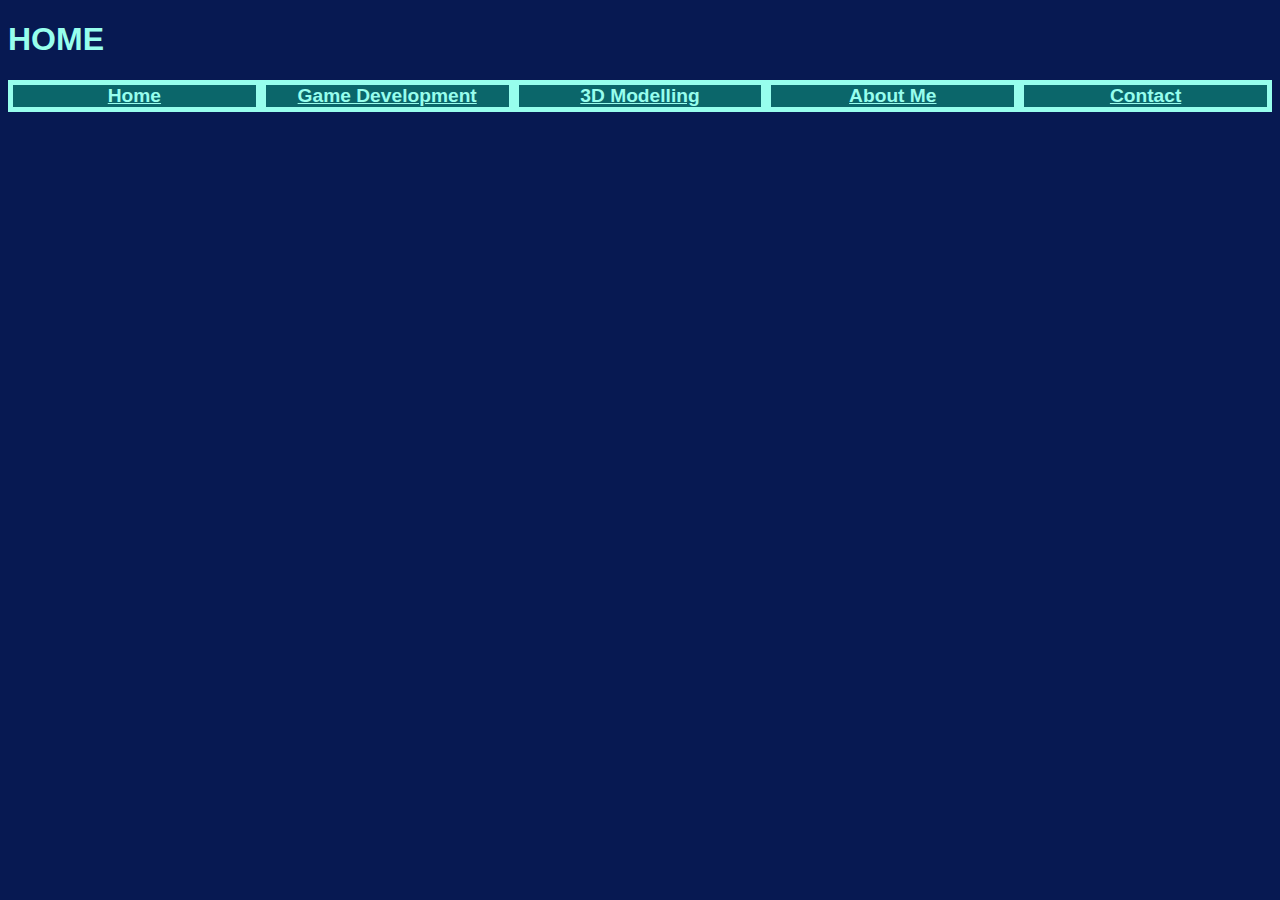
<file: index.html>
<!DOCTYPE html>
<html lang="en">
  <head>
    <meta charset="UTF-8" />
    <meta name="viewport" content="width=device-width, initial-scale=1.0" />
    <title>Alasdair Reavey</title>
    <link rel="stylesheet" href="./style.css" />
  </head>
  <body>
    <h1>Home</h1>
    <div class ="navigationContainer">
        <div class="contents"><a href="./index.html">Home</a></div>
        <div class="contents"><a href="./pages/portfolio.html">Game Development</a></div>
        <div class="contents" ><a href="./pages/3DModelling.html">3D Modelling</a></div>
        <div class="contents"><a href="./pages/about.html">About Me</a></div>
        <div class="contents"><a href="./pages/contact.html">Contact</a></div>
    </div>
  </body>
</html>
</file>
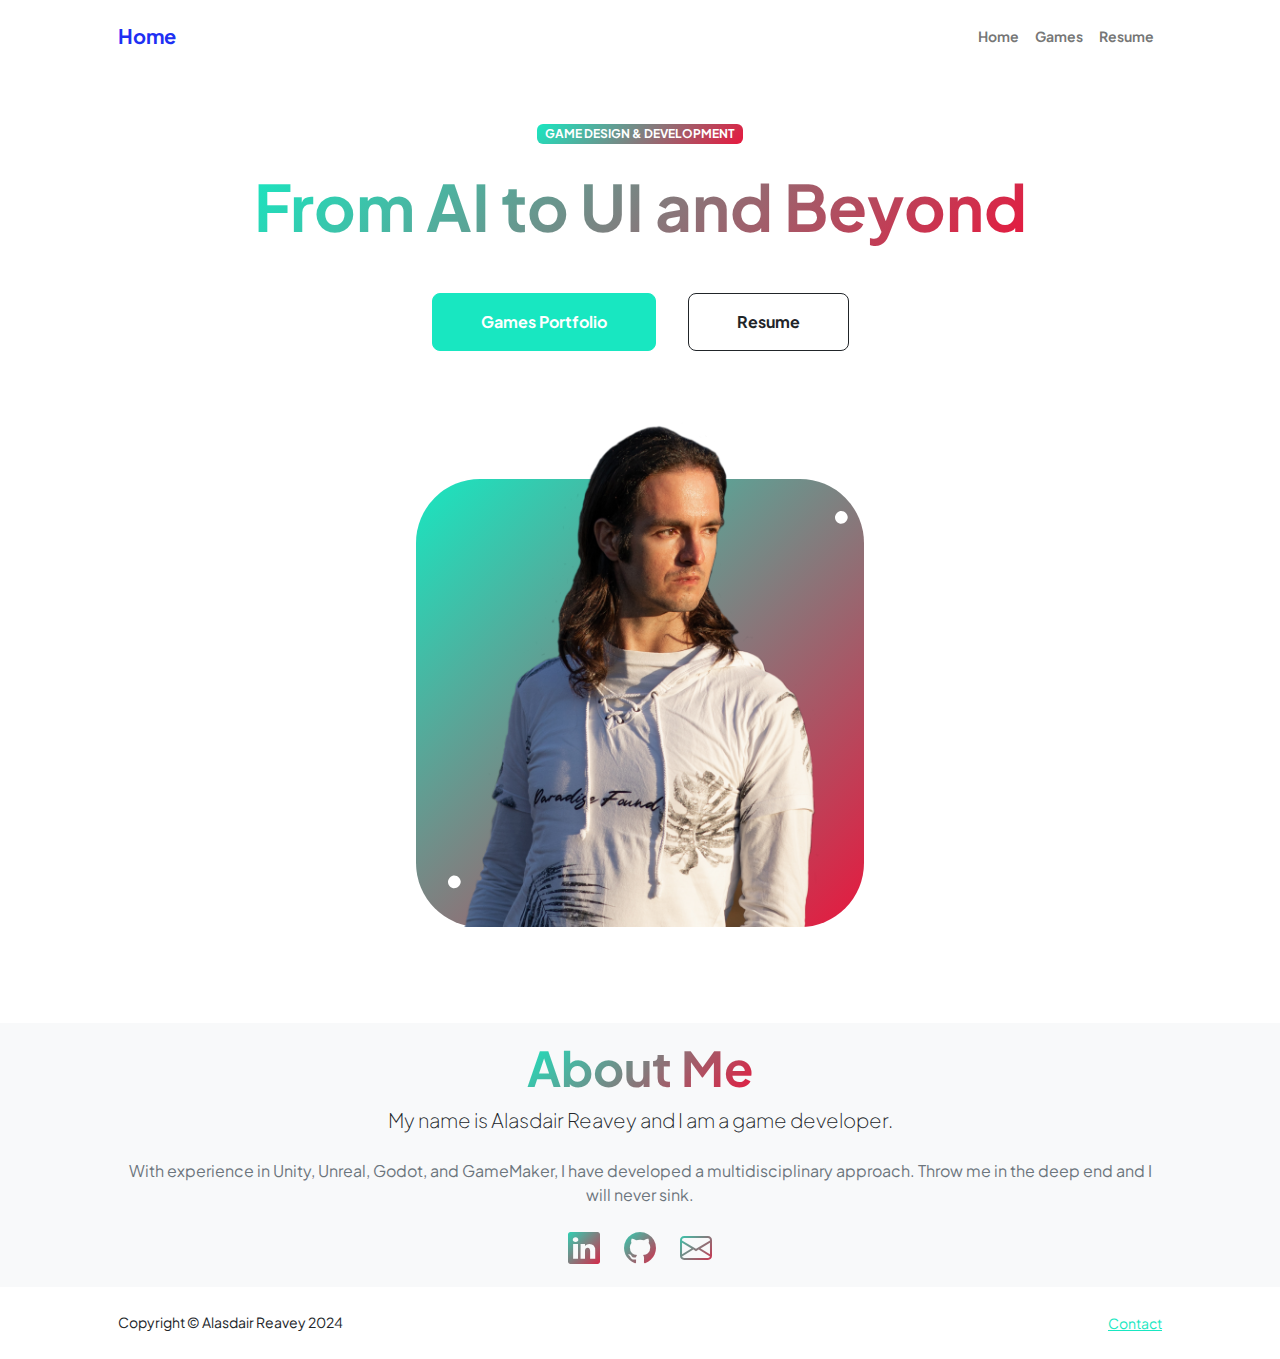
<file: dist/index.html>
<!DOCTYPE html>
<html lang="en">
    <head>
        <meta charset="utf-8" />
        <meta name="viewport" content="width=device-width, initial-scale=1, shrink-to-fit=no" />
        <meta name="description" content="" />
        <meta name="author" content="" />
        <title>Alasdair Reavey</title>
        <!-- Favicon-->
        <link rel="icon" type="image/x-icon" href="assets/favicon.ico" />
        <!-- Custom Google font-->
        <link rel="preconnect" href="https://fonts.googleapis.com" />
        <link rel="preconnect" href="https://fonts.gstatic.com" crossorigin />
        <link href="https://fonts.googleapis.com/css2?family=Plus+Jakarta+Sans:wght@100;200;300;400;500;600;700;800;900&amp;display=swap" rel="stylesheet" />
        <!-- Bootstrap icons-->
        <link href="https://cdn.jsdelivr.net/npm/bootstrap-icons@1.11.3/font/bootstrap-icons.css" rel="stylesheet" />
        <!-- Core theme CSS (includes Bootstrap)-->
        <link href="css/styles.css" rel="stylesheet" />
    </head>
    <body class="d-flex flex-column h-100">
        <main class="flex-shrink-0">
            <!-- Navigation-->
            <nav class="navbar navbar-expand-lg navbar-light bg-white py-3">
                <div class="container px-5">
                    <a class="navbar-brand" href="index.html"><span class="fw-bolder text-primary">Home</span></a>
                    <button class="navbar-toggler" type="button" data-bs-toggle="collapse" data-bs-target="#navbarSupportedContent" aria-controls="navbarSupportedContent" aria-expanded="false" aria-label="Toggle navigation"><span class="navbar-toggler-icon"></span></button>
                    <div class="collapse navbar-collapse" id="navbarSupportedContent">
                        <ul class="navbar-nav ms-auto mb-2 mb-lg-0 small fw-bolder">
                            <li class="nav-item"><a class="nav-link" href="index.html">Home</a></li>
                            <li class="nav-item"><a class="nav-link" href="games.html">Games</a></li>
                            <li class="nav-item"><a class="nav-link" href="resume.html">Resume</a></li>
                        </ul>
                    </div>
                </div>
            </nav>
            <!-- Header-->
            <header class="py-5">
                <div class="container px-5 pb-5">
                    <div class="row gx-5 align-items-center">
                        <div class="col-xxl-5">
                            <!-- Header text content-->
                            <div class="text-center text-xxl-start">
                                <div class="badge bg-gradient-primary-to-secondary text-white mb-4"><div class="text-uppercase">Game Design & Development</div></div>
                                <h1 class="display-3 fw-bolder mb-5"><span class="text-gradient d-inline">From AI to UI and Beyond</span></h1>
                                <div class="d-grid gap-3 d-sm-flex justify-content-sm-center justify-content-xxl-start mb-3">
                                    <a class="btn btn-primary btn-lg px-5 py-3 me-sm-3 fs-6 fw-bolder" href="games.html">Games Portfolio</a>
                                    <a class="btn btn-outline-dark btn-lg px-5 py-3 fs-6 fw-bolder" href="resume.html">Resume</a>
                                </div>
                            </div>
                        </div>
                        <div class="col-xxl-7">
                            <!-- Header profile picture-->
                            <div class="d-flex justify-content-center mt-5 mt-xxl-0">
                                <div class="profile bg-gradient-primary-to-secondary">
                                    <img class="profile-img" src="assets/profile.png" alt="A picture of Alasdair Reavey" />
                                    <div class="dots-1">
                                        <!-- SVG Dots-->
                                        <svg version="1.1" xmlns="http://www.w3.org/2000/svg" xmlns:xlink="http://www.w3.org/1999/xlink" x="0px" y="0px" viewBox="0 0 191.6 1215.4" style="enable-background: new 0 0 191.6 1215.4" xml:space="preserve">
                                            <g transform="translate(0.000000,1280.000000) scale(0.200000,-0.200000)">
                                                <path d="M227.7,6388.6c-105-35-200-141-222-248c-43-206,163-412,369-369c155,32,275,190,260,339c-11,105-90,213-190,262        C383.7,6401.6,289.7,6408.6,227.7,6388.6z"></path>
                                            </g>
                                        </svg>
                                    </div>
                                    <div class="dots-2">
                                        <!-- SVG Dots-->
                                        <svg version="1.1" xmlns="http://www.w3.org/2000/svg" xmlns:xlink="http://www.w3.org/1999/xlink" x="0px" y="0px" viewBox="0 0 191.6 1215.4" style="enable-background: new 0 0 191.6 1215.4" xml:space="preserve">
                                            <g transform="translate(0.000000,1280.000000) scale(0.200000,-0.200000)">
                                                <path d="M227.7,1268.6c-105-35-200-141-222-248c-43-206,163-412,369-369c155,32,275,190,260,339c-11,105-90,213-190,262        C383.7,1281.6,289.7,1288.6,227.7,1268.6z"></path>
                                            </g>
                                        </svg>
                                        <!-- END of SVG dots-->
                                    </div>
                                </div>
                            </div>
                        </div>
                    </div>
                </div>
            </header>
            <!-- About Section-->
            <section class="bg-light py-3">
                <div class="container px-5">
                    <div class="row gx-5 justify-content-center">
                        <div class="col-xxl-8">
                            <div class="text-center my-0">
                                <h2 class="display-5 fw-bolder"><span class="text-gradient d-inline">About Me</span></h2>
                                <p class="lead fw-light mb-4">My name is Alasdair Reavey and I am a game developer.</p>
                                <p class="text-muted">With experience in Unity, Unreal, Godot, and GameMaker, I have developed a multidisciplinary approach. Throw me in the deep end and I will never sink.</p>
                                <div class="d-flex justify-content-center fs-2 gap-4">
                                    <a class="text-gradient" href="https://www.linkedin.com/in/alasdair-reavey-77b369119/"><i class="bi bi-linkedin"></i></a>
                                    <a class="text-gradient" href="https://github.com/Ayrlyn"><i class="bi bi-github"></i></a>
                                    <a class="text-gradient" href="mailto:alasdairreavey@gmail.com"><i class="bi bi-envelope"></i></a>
                                </div>
                            </div>
                        </div>
                    </div>
                </div>
            </section>
        </main>
        <!-- Footer-->
        <footer class="bg-white py-4 mt-auto">
            <div class="container px-5">
                <div class="row align-items-center justify-content-between flex-column flex-sm-row">
                    <div class="col-auto"><div class="small m-0">Copyright &copy; Alasdair Reavey 2024</div></div>
                    <div class="col-auto">
                        <a class="small" href="mailto:alasdairreavey@gmail.com">Contact</a>
                    </div>
                </div>
            </div>
        </footer>
        <!-- Bootstrap core JS-->
        <script src="https://cdn.jsdelivr.net/npm/bootstrap@5.2.3/dist/js/bootstrap.bundle.min.js"></script>
        <!-- Core theme JS-->
        <script src="js/scripts.js"></script>
    </body>
</html>
</file>
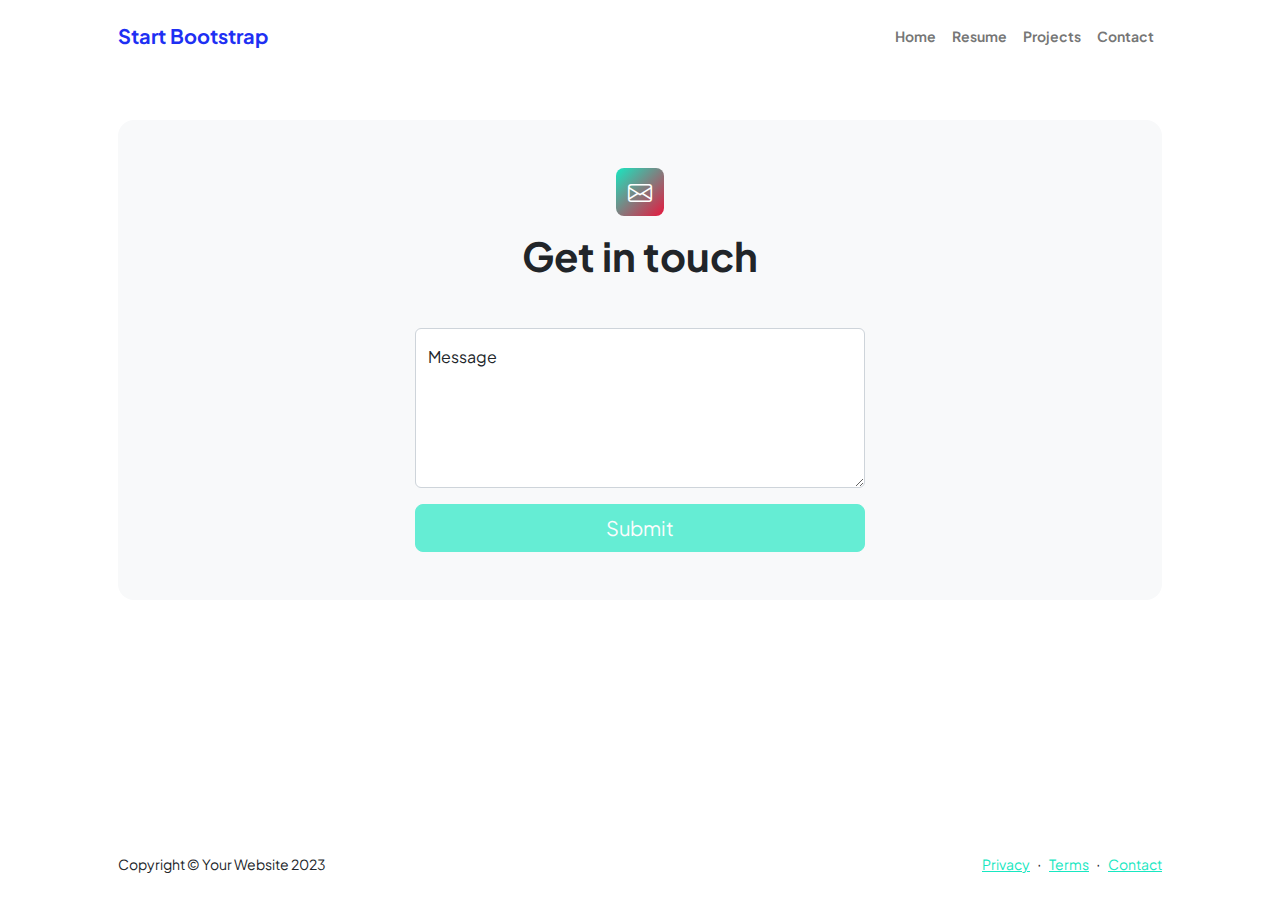
<file: dist/contact.html>
<!DOCTYPE html>
<html lang="en">
    <head>
        <meta charset="utf-8" />
        <meta name="viewport" content="width=device-width, initial-scale=1, shrink-to-fit=no" />
        <meta name="description" content />
        <meta name="author" content />
        <title>Alasdair Reavey Contact Page</title>
        <!-- Favicon-->
        <link rel="icon" type="image/x-icon" href="assets/favicon.ico" />
        <!-- Custom Google font-->
        <link rel="preconnect" href="https://fonts.googleapis.com" />
        <link rel="preconnect" href="https://fonts.gstatic.com" crossorigin />
        <link href="https://fonts.googleapis.com/css2?family=Plus+Jakarta+Sans:wght@100;200;300;400;500;600;700;800;900&amp;display=swap" rel="stylesheet" />
        <!-- Bootstrap icons-->
        <link href="https://cdn.jsdelivr.net/npm/bootstrap-icons@1.11.3/font/bootstrap-icons.css" rel="stylesheet" />
        <!-- Core theme CSS (includes Bootstrap)-->
        <link href="css/styles.css" rel="stylesheet" />
    </head>
    <body class="d-flex flex-column">
        <main class="flex-shrink-0">
            <!-- Navigation-->
            <nav class="navbar navbar-expand-lg navbar-light bg-white py-3">
                <div class="container px-5">
                    <a class="navbar-brand" href="index.html"><span class="fw-bolder text-primary">Start Bootstrap</span></a>
                    <button class="navbar-toggler" type="button" data-bs-toggle="collapse" data-bs-target="#navbarSupportedContent" aria-controls="navbarSupportedContent" aria-expanded="false" aria-label="Toggle navigation"><span class="navbar-toggler-icon"></span></button>
                    <div class="collapse navbar-collapse" id="navbarSupportedContent">
                        <ul class="navbar-nav ms-auto mb-2 mb-lg-0 small fw-bolder">
                            <li class="nav-item"><a class="nav-link" href="index.html">Home</a></li>
                            <li class="nav-item"><a class="nav-link" href="resume.html">Resume</a></li>
                            <li class="nav-item"><a class="nav-link" href="projects.html">Projects</a></li>
                            <li class="nav-item"><a class="nav-link" href="contact.html">Contact</a></li>
                        </ul>
                    </div>
                </div>
            </nav>
            <!-- Page content-->
            <section class="py-5">
                <div class="container px-5">
                    <!-- Contact form-->
                    <div class="bg-light rounded-4 py-5 px-4 px-md-5">
                        <div class="text-center mb-5">
                            <div class="feature bg-primary bg-gradient-primary-to-secondary text-white rounded-3 mb-3"><i class="bi bi-envelope"></i></div>
                            <h1 class="fw-bolder">Get in touch</h1>
                        </div>
                        <div class="row gx-5 justify-content-center">
                            <div class="col-lg-8 col-xl-6">
                                <!-- * * * * * * * * * * * * * * *-->
                                <!-- * * SB Forms Contact Form * *-->
                                <!-- * * * * * * * * * * * * * * *-->
                                <!-- This form is pre-integrated with SB Forms.-->
                                <!-- To make this form functional, sign up at-->
                                <!-- https://startbootstrap.com/solution/contact-forms-->
                                <!-- to get an API token!-->
                                <form id="contactForm" data-sb-form-api-token="API_TOKEN">
                                    <!-- Message input-->
                                    <div class="form-floating mb-3">
                                        <textarea class="form-control" id="message" type="text" placeholder="Enter your message here..." style="height: 10rem" data-sb-validations="required"></textarea>
                                        <label for="message">Message</label>
                                        <div class="invalid-feedback" data-sb-feedback="message:required">A message is required.</div>
                                    </div>
                                    <!-- Submit success message-->
                                    <!---->
                                    <!-- This is what your users will see when the form-->
                                    <!-- has successfully submitted-->
                                    <div class="d-none" id="submitSuccessMessage">
                                        <div class="text-center mb-3">
                                            <div class="fw-bolder">Form submission successful!</div>
                                            To activate this form, sign up at
                                            <br />
                                            <a href="https://startbootstrap.com/solution/contact-forms">https://startbootstrap.com/solution/contact-forms</a>
                                        </div>
                                    </div>
                                    <!-- Submit error message-->
                                    <!---->
                                    <!-- This is what your users will see when there is-->
                                    <!-- an error submitting the form-->
                                    <div class="d-none" id="submitErrorMessage"><div class="text-center text-danger mb-3">Error sending message!</div></div>
                                    <!-- Submit Button-->
                                    <div class="d-grid"><button class="btn btn-primary btn-lg disabled" id="submitButton" type="submit">Submit</button></div>
                                </form>
                            </div>
                        </div>
                    </div>
                </div>
            </section>
        </main>
        <!-- Footer-->
        <footer class="bg-white py-4 mt-auto">
            <div class="container px-5">
                <div class="row align-items-center justify-content-between flex-column flex-sm-row">
                    <div class="col-auto"><div class="small m-0">Copyright &copy; Your Website 2023</div></div>
                    <div class="col-auto">
                        <a class="small" href="#!">Privacy</a>
                        <span class="mx-1">&middot;</span>
                        <a class="small" href="#!">Terms</a>
                        <span class="mx-1">&middot;</span>
                        <a class="small" href="#!">Contact</a>
                    </div>
                </div>
            </div>
        </footer>
        <!-- Bootstrap core JS-->
        <script src="https://cdn.jsdelivr.net/npm/bootstrap@5.2.3/dist/js/bootstrap.bundle.min.js"></script>
        <!-- Core theme JS-->
        <script src="js/scripts.js"></script>
        <!-- * * * * * * * * * * * * * * * * * * * * * * * * * * * * * * * * * * * * * * * *-->
        <!-- * *                               SB Forms JS                               * *-->
        <!-- * * Activate your form at https://startbootstrap.com/solution/contact-forms * *-->
        <!-- * * * * * * * * * * * * * * * * * * * * * * * * * * * * * * * * * * * * * * * *-->
        <script src="https://cdn.startbootstrap.com/sb-forms-latest.js"></script>
    </body>
</html>
</file>
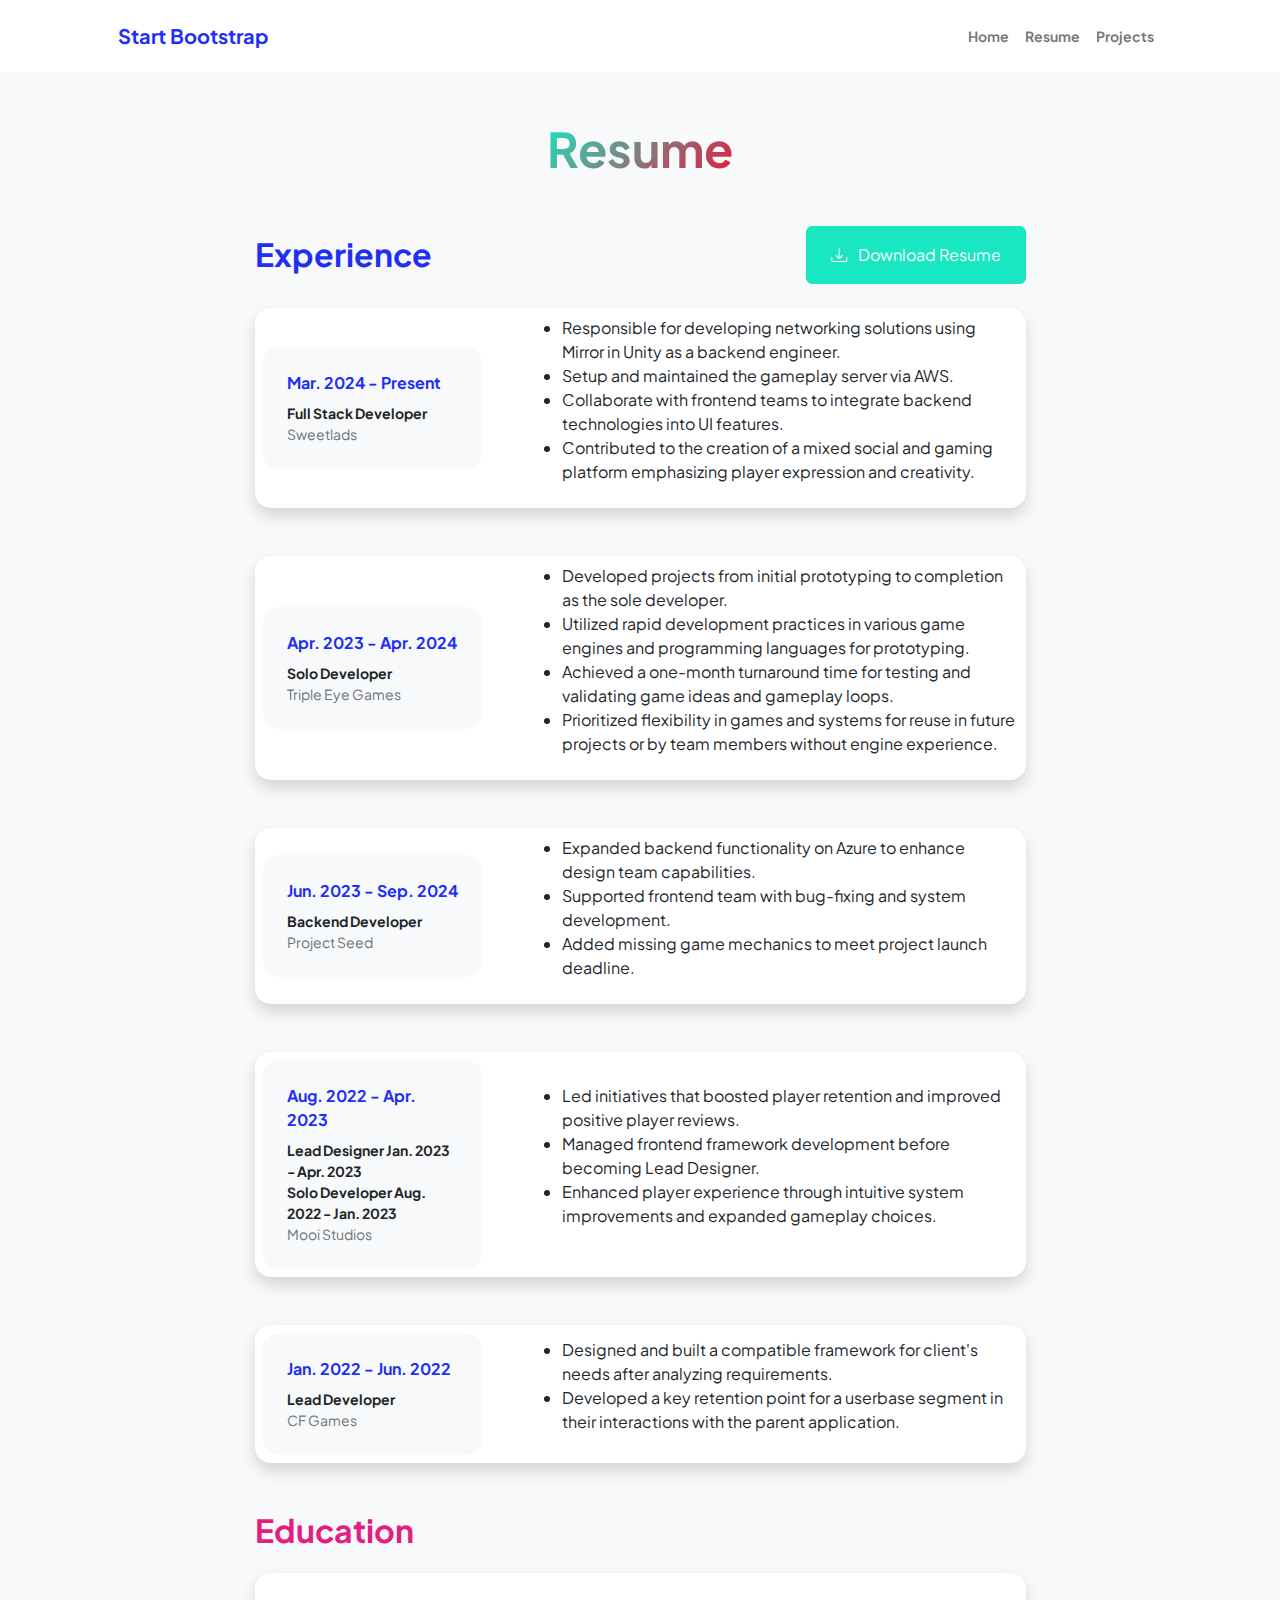
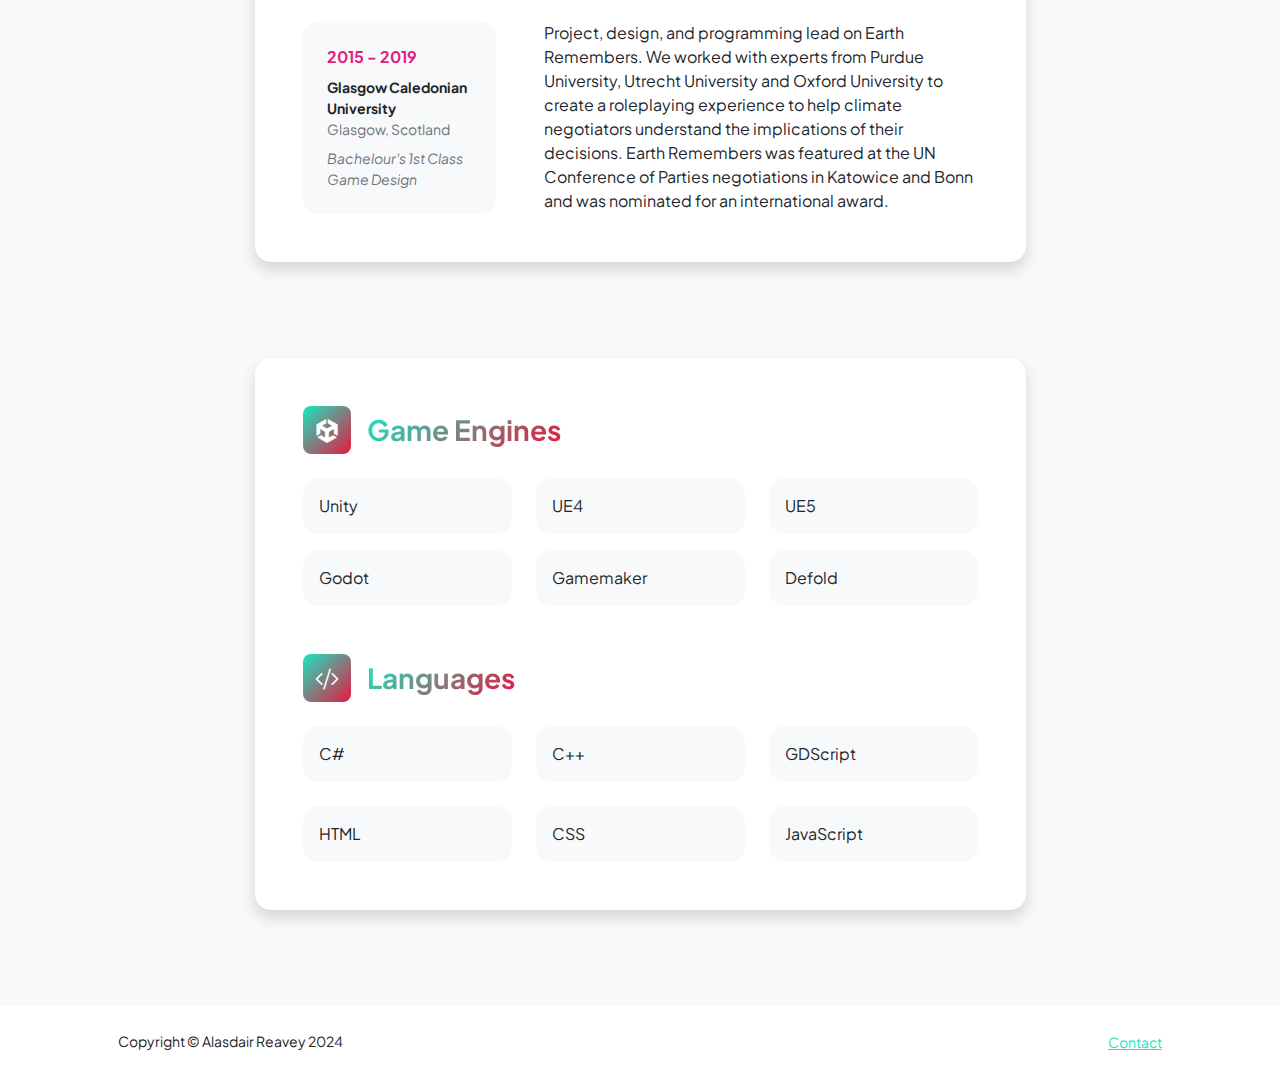
<file: dist/resume.html>
<!DOCTYPE html>
<html lang="en">
    <head>
        <meta charset="utf-8" />
        <meta name="viewport" content="width=device-width, initial-scale=1, shrink-to-fit=no" />
        <meta name="description" content="" />
        <meta name="author" content="" />
        <title>Personal - Start Bootstrap Template</title>
        <!-- Favicon-->
        <link rel="icon" type="image/x-icon" href="assets/favicon.ico" />
        <!-- Custom Google font-->
        <link rel="preconnect" href="https://fonts.googleapis.com" />
        <link rel="preconnect" href="https://fonts.gstatic.com" crossorigin />
        <link href="https://fonts.googleapis.com/css2?family=Plus+Jakarta+Sans:wght@100;200;300;400;500;600;700;800;900&amp;display=swap" rel="stylesheet" />
        <!-- Bootstrap icons-->
        <link href="https://cdn.jsdelivr.net/npm/bootstrap-icons@1.11.3/font/bootstrap-icons.css" rel="stylesheet" />
        <!-- Core theme CSS (includes Bootstrap)-->
        <link href="css/styles.css" rel="stylesheet" />
    </head>
    <body class="d-flex flex-column h-100 bg-light">
        <main class="flex-shrink-0">
            <!-- Navigation-->
            <nav class="navbar navbar-expand-lg navbar-light bg-white py-3">
                <div class="container px-5">
                    <a class="navbar-brand" href="index.html"><span class="fw-bolder text-primary">Start Bootstrap</span></a>
                    <button class="navbar-toggler" type="button" data-bs-toggle="collapse" data-bs-target="#navbarSupportedContent" aria-controls="navbarSupportedContent" aria-expanded="false" aria-label="Toggle navigation"><span class="navbar-toggler-icon"></span></button>
                    <div class="collapse navbar-collapse" id="navbarSupportedContent">
                        <ul class="navbar-nav ms-auto mb-2 mb-lg-0 small fw-bolder">
                            <li class="nav-item"><a class="nav-link" href="index.html">Home</a></li>
                            <li class="nav-item"><a class="nav-link" href="resume.html">Resume</a></li>
                            <li class="nav-item"><a class="nav-link" href="games.html">Projects</a></li>
                        </ul>
                    </div>
                </div>
            </nav>
            <!-- Page Content-->
            <div class="container px-5 my-5">
                <div class="text-center mb-5">
                    <h1 class="display-5 fw-bolder mb-0"><span class="text-gradient d-inline">Resume</span></h1>
                </div>
                <div class="row gx-5 justify-content-center">
                    <div class="col-lg-11 col-xl-9 col-xxl-8">
                        <!-- Experience Section-->
                        <section>
                            <div class="d-flex align-items-center justify-content-between mb-4">
                                <h2 class="text-primary fw-bolder mb-0">Experience</h2>
                                <!-- Download resume button-->
                                <!-- Note: Set the link href target to a PDF file within your project-->
                                <a class="btn btn-primary px-4 py-3" href="./assets/2024 Alasdair Reavey Programming CV.pdf" download="Alasdair Reavey Resume">
                                    <div class="d-inline-block bi bi-download me-2"></div>
                                    Download Resume
                                </a>
                            </div>
                            <!-- Experience Card 1-->
                            <div class="card shadow border-0 rounded-4 mb-5">
                                <div class="card-body p-2">
                                    <div class="row align-items-center gx-5">
                                        <div class="col text-center text-lg-start mb-4 mb-lg-0">
                                            <div class="bg-light p-4 rounded-4">
                                                <div class="text-primary fw-bolder mb-2">Mar. 2024 - Present</div>
                                                <div class="small fw-bolder">Full Stack Developer</div>
                                                <div class="small text-muted">Sweetlads</div>
                                            </div>
                                        </div>
                                        <div class="col-lg-8"><div><ul>
                                            <li>Responsible for developing networking solutions using Mirror in Unity as a backend engineer.</li>
                                            <li>Setup and maintained the gameplay server via AWS.</li>
                                            <li>Collaborate with frontend teams to integrate backend technologies into UI features.</li>
                                            <li>Contributed to the creation of a mixed social and gaming platform emphasizing player expression and creativity.</li>
                                        </ul></div></div>
                                    </div>
                                </div>
                            </div>
                            <!-- Experience Card 2-->
                            <div class="card shadow border-0 rounded-4 mb-5">
                                <div class="card-body p-2">
                                    <div class="row align-items-center gx-5">
                                        <div class="col text-center text-lg-start mb-4 mb-lg-0">
                                            <div class="bg-light p-4 rounded-4">
                                                <div class="text-primary fw-bolder mb-2">Apr. 2023 - Apr. 2024</div>
                                                <div class="small fw-bolder">Solo Developer</div>
                                                <div class="small text-muted">Triple Eye Games</div>
                                            </div>
                                        </div>
                                        <div class="col-lg-8"><div><ul>
                                            <li>Developed projects from initial prototyping to completion as the sole developer.</li>
                                            <li>Utilized rapid development practices in various game engines and programming languages for prototyping.</li>
                                            <li>Achieved a one-month turnaround time for testing and validating game ideas and gameplay loops.</li>
                                            <li>Prioritized flexibility in games and systems for reuse in future projects or by team members without engine experience.</li>
                                        </ul></div></div>
                                    </div>
                                </div>
                            </div>
                            <!-- Experience Card 3-->
                            <div class="card shadow border-0 rounded-4 mb-5">
                                <div class="card-body p-2">
                                    <div class="row align-items-center gx-5">
                                        <div class="col text-center text-lg-start mb-4 mb-lg-0">
                                            <div class="bg-light p-4 rounded-4">
                                                <div class="text-primary fw-bolder mb-2">Jun. 2023 - Sep. 2024</div>
                                                <div class="small fw-bolder">Backend Developer</div>
                                                <div class="small text-muted">Project Seed</div>
                                            </div>
                                        </div>
                                        <div class="col-lg-8"><div><ul>
                                            <li>Expanded backend functionality on Azure to enhance design team capabilities.</li>
                                            <li>Supported frontend team with bug-fixing and system development.</li>
                                            <li>Added missing game mechanics to meet project launch deadline.</li>
                                        </ul></div></div>
                                    </div>
                                </div>
                            </div>
                            <!-- Experience Card 4-->
                            <div class="card shadow border-0 rounded-4 mb-5">
                                <div class="card-body p-2">
                                    <div class="row align-items-center gx-5">
                                        <div class="col text-center text-lg-start mb-4 mb-lg-0">
                                            <div class="bg-light p-4 rounded-4">
                                                <div class="text-primary fw-bolder mb-2">Aug. 2022 - Apr. 2023</div>
                                                <div class="small fw-bolder">Lead Designer Jan. 2023 - Apr. 2023</div>
                                                <div class="small fw-bolder">Solo Developer Aug. 2022 - Jan. 2023</div>
                                                <div class="small text-muted">Mooi Studios</div>
                                            </div>
                                        </div>
                                        <div class="col-lg-8"><div><ul>
                                            <li>Led initiatives that boosted player retention and improved positive player reviews.</li>
                                            <li>Managed frontend framework development before becoming Lead Designer.</li>
                                            <li>Enhanced player experience through intuitive system improvements and expanded gameplay choices.</li>
                                        </ul></div></div>
                                    </div>
                                </div>
                            </div>
                            <!-- Experience Card 5-->
                            <div class="card shadow border-0 rounded-4 mb-5">
                                <div class="card-body p-2">
                                    <div class="row align-items-center gx-5">
                                        <div class="col text-center text-lg-start mb-4 mb-lg-0">
                                            <div class="bg-light p-4 rounded-4">
                                                <div class="text-primary fw-bolder mb-2">Jan. 2022 - Jun. 2022</div>
                                                <div class="small fw-bolder">Lead Developer</div>
                                                <div class="small text-muted">CF Games</div>
                                            </div>
                                        </div>
                                        <div class="col-lg-8"><div><ul>
                                            <li>Designed and built a compatible framework for client's needs after analyzing requirements.</li>
                                            <li>Developed a key retention point for a userbase segment in their interactions with the parent application.</li>
                                        </ul></div></div>
                                    </div>
                                </div>
                            </div>
                        </section>
                        <!-- Education Section-->
                        <section>
                            <h2 class="text-secondary fw-bolder mb-4">Education</h2>
                            <!-- Education Card 1-->
                            <div class="card shadow border-0 rounded-4 mb-5">
                                <div class="card-body p-5">
                                    <div class="row align-items-center gx-5">
                                        <div class="col text-center text-lg-start mb-4 mb-lg-0">
                                            <div class="bg-light p-4 rounded-4">
                                                <div class="text-secondary fw-bolder mb-2">2015 - 2019</div>
                                                <div class="mb-2">
                                                    <div class="small fw-bolder">Glasgow Caledonian University</div>
                                                    <div class="small text-muted">Glasgow, Scotland</div>
                                                </div>
                                                <div class="fst-italic">
                                                    <div class="small text-muted">Bachelour's 1st Class</div>
                                                    <div class="small text-muted">Game Design</div>
                                                </div>
                                            </div>
                                        </div>
                                        <div class="col-lg-8"><div>Project, design, and programming lead on Earth Remembers. We worked with experts from Purdue University, Utrecht University and Oxford University to create a roleplaying experience to help climate negotiators understand the implications of their decisions.  Earth Remembers was featured at the UN Conference of Parties negotiations in Katowice and Bonn and was nominated for an international award.</div></div>
                                    </div>
                                </div>
                            </div>
                        </section>
                        <!-- Divider-->
                        <div class="pb-5"></div>
                        <!-- Skills Section-->
                        <section>
                            <!-- Skillset Card-->
                            <div class="card shadow border-0 rounded-4 mb-5">
                                <div class="card-body p-5">
                                    <!-- Game Engines-->
                                    <div class="mb-5">
                                        <div class="d-flex align-items-center mb-4">
                                            <div class="feature bg-primary bg-gradient-primary-to-secondary text-white rounded-3 me-3"><i class="bi bi-unity"></i></div>
                                            <h3 class="fw-bolder mb-0"><span class="text-gradient d-inline">Game Engines</span></h3>
                                        </div>
                                        <div class="row row-cols-1 row-cols-md-3 mb-3">
                                            <div class="col mb-4 mb-md-0"><div class="d-flex align-items-center bg-light rounded-4 p-3 h-100">Unity</div></div>
                                            <div class="col mb-4 mb-md-0"><div class="d-flex align-items-center bg-light rounded-4 p-3 h-100">UE4</div></div>
                                            <div class="col"><div class="d-flex align-items-center bg-light rounded-4 p-3 h-100">UE5</div></div>
                                        </div>
                                        <div class="row row-cols-1 row-cols-md-3">
                                            <div class="col mb-4 mb-md-0"><div class="d-flex align-items-center bg-light rounded-4 p-3 h-100">Godot</div></div>
                                            <div class="col mb-4 mb-md-0"><div class="d-flex align-items-center bg-light rounded-4 p-3 h-100">Gamemaker</div></div>
                                            <div class="col"><div class="d-flex align-items-center bg-light rounded-4 p-3 h-100">Defold</div></div>
                                        </div>
                                    </div>
                                    <!-- Languages list-->
                                    <div class="mb-0">
                                        <div class="d-flex align-items-center mb-4">
                                            <div class="feature bg-primary bg-gradient-primary-to-secondary text-white rounded-3 me-3"><i class="bi bi-code-slash"></i></div>
                                            <h3 class="fw-bolder mb-0"><span class="text-gradient d-inline">Languages</span></h3>
                                        </div>
                                        <div class="row row-cols-1 row-cols-md-3 mb-4">
                                            <div class="col mb-4 mb-md-0"><div class="d-flex align-items-center bg-light rounded-4 p-3 h-100">C#</div></div>
                                            <div class="col mb-4 mb-md-0"><div class="d-flex align-items-center bg-light rounded-4 p-3 h-100">C++</div></div>
                                            <div class="col"><div class="d-flex align-items-center bg-light rounded-4 p-3 h-100">GDScript</div></div>
                                        </div>
                                        <div class="row row-cols-1 row-cols-md-3">
                                            <div class="col mb-4 mb-md-0"><div class="d-flex align-items-center bg-light rounded-4 p-3 h-100">HTML</div></div>
                                            <div class="col mb-4 mb-md-0"><div class="d-flex align-items-center bg-light rounded-4 p-3 h-100">CSS</div></div>
                                            <div class="col"><div class="d-flex align-items-center bg-light rounded-4 p-3 h-100">JavaScript</div></div>
                                        </div>
                                    </div>
                                </div>
                            </div>
                        </section>
                    </div>
                </div>
            </div>
        </main>
        <!-- Footer-->
        <footer class="bg-white py-4 mt-auto">
            <div class="container px-5">
                <div class="row align-items-center justify-content-between flex-column flex-sm-row">
                    <div class="col-auto"><div class="small m-0">Copyright &copy; Alasdair Reavey 2024</div></div>
                    <div class="col-auto">
                        <a class="small" href="mailto:alasdairreavey@gmail.com">Contact</a>
                    </div>
                </div>
            </div>
        </footer>
        <!-- Bootstrap core JS-->
        <script src="https://cdn.jsdelivr.net/npm/bootstrap@5.2.3/dist/js/bootstrap.bundle.min.js"></script>
        <!-- Core theme JS-->
        <script src="js/scripts.js"></script>
    </body>
</html>
</file>
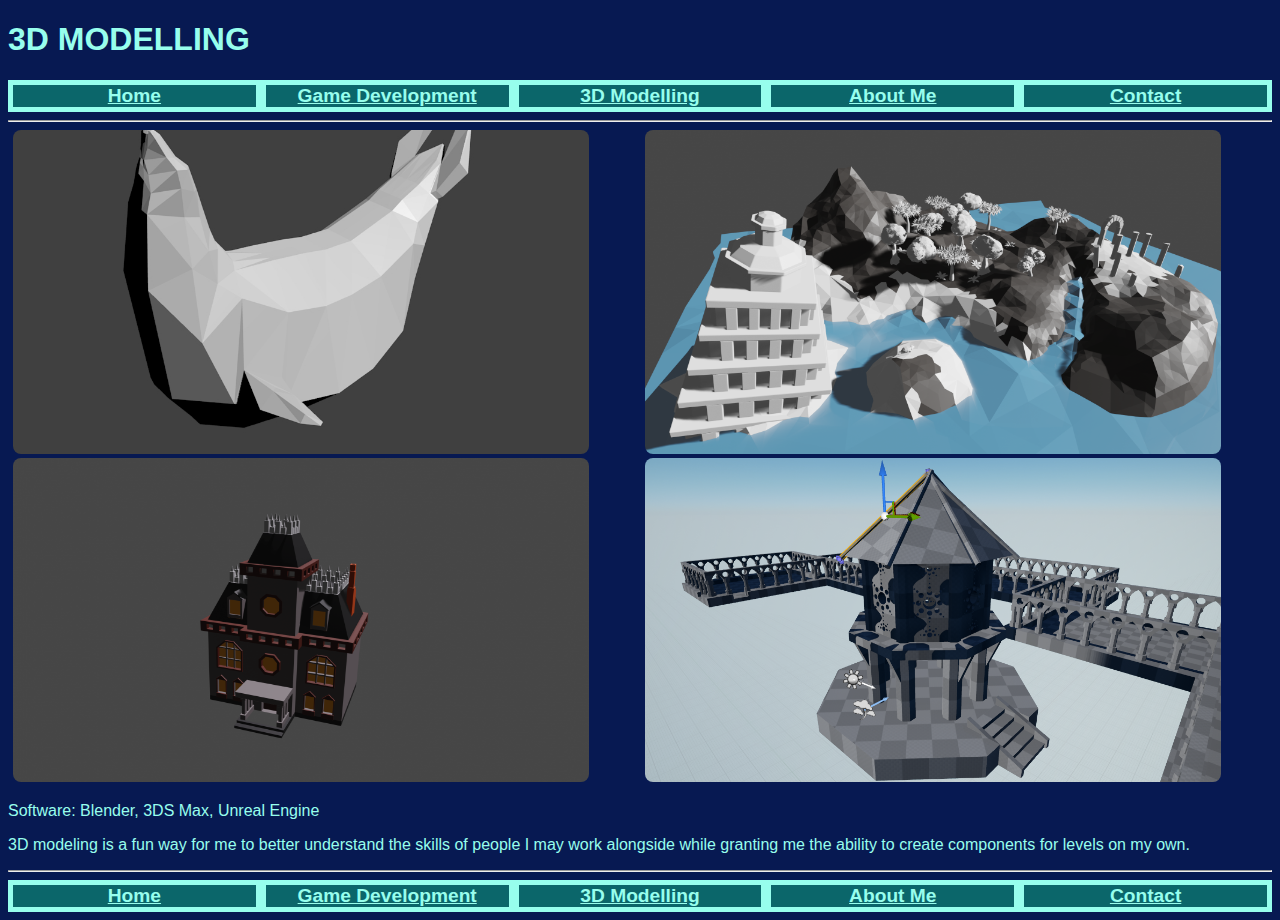
<file: pages/3DModelling.html>
<!DOCTYPE html>
<html lang="en">
  <head>
    <meta charset="UTF-8" />
    <meta name="viewport" content="width=device-width, initial-scale=1.0" />
    <title>Alasdair's 3D Modelling</title>
    <link rel="stylesheet" href="../style.css" />
  </head>
  <body>
    <h1>3D Modelling</h1>
    <div class ="navigationContainer">
        <div class="contents"><a href="../index.html">Home</a></div>
        <div class="contents"><a href="./portfolio.html">Game Development</a></div>
        <div class="contents" ><a href="./3DModelling.html">3D Modelling</a></div>
        <div class="contents"><a href="./about.html">About Me</a></div>
        <div class="contents"><a href="./contact.html">Contact</a></div>
    </div>
    <hr />
    <div class="ImageContainerTwoColumns">
      <div class="image">
        <img
          class="imageMaxTwoColumns"
          src="../assets/images/3D Modelling/banana.gif"
          alt="A low-poly animation of a seal doing the banana pose."
        />
      </div>
      <div class="image">
        <img
          class="imageMaxTwoColumns"
          src="../assets/images/3D Modelling/island.png"
          alt="A screenshot of a low poly island containing a few trees and ruins."
        />
      </div>
      <div class="image">
        <img
          class="imageMaxTwoColumns"
          src="../assets/images/3D Modelling/mansion.png"
          alt="A screenshot of a haunted mansion made in Blender."
        />
      </div>
      <div class="image">
        <img
          class="imageMaxTwoColumns"
          src="../assets/images/3D Modelling/pagodascreenshot.png"
          alt="A screenshot of a Pagoda and linking walkways made in the Unreal Engine."
        />
      </div>
    </div>
    <p>Software: Blender, 3DS Max, Unreal Engine</p>
    <p>
      3D modeling is a fun way for me to better understand the skills of people
      I may work alongside while granting me the ability to create components
      for levels on my own.
    </p>
    <hr />
    <div class ="navigationContainer">
        <div class="contents"><a href="../index.html">Home</a></div>
        <div class="contents"><a href="./portfolio.html">Game Development</a></div>
        <div class="contents" ><a href="./3DModelling.html">3D Modelling</a></div>
        <div class="contents"><a href="./about.html">About Me</a></div>
        <div class="contents"><a href="./contact.html">Contact</a></div>
    </div>
  </body>
</html>
</file>
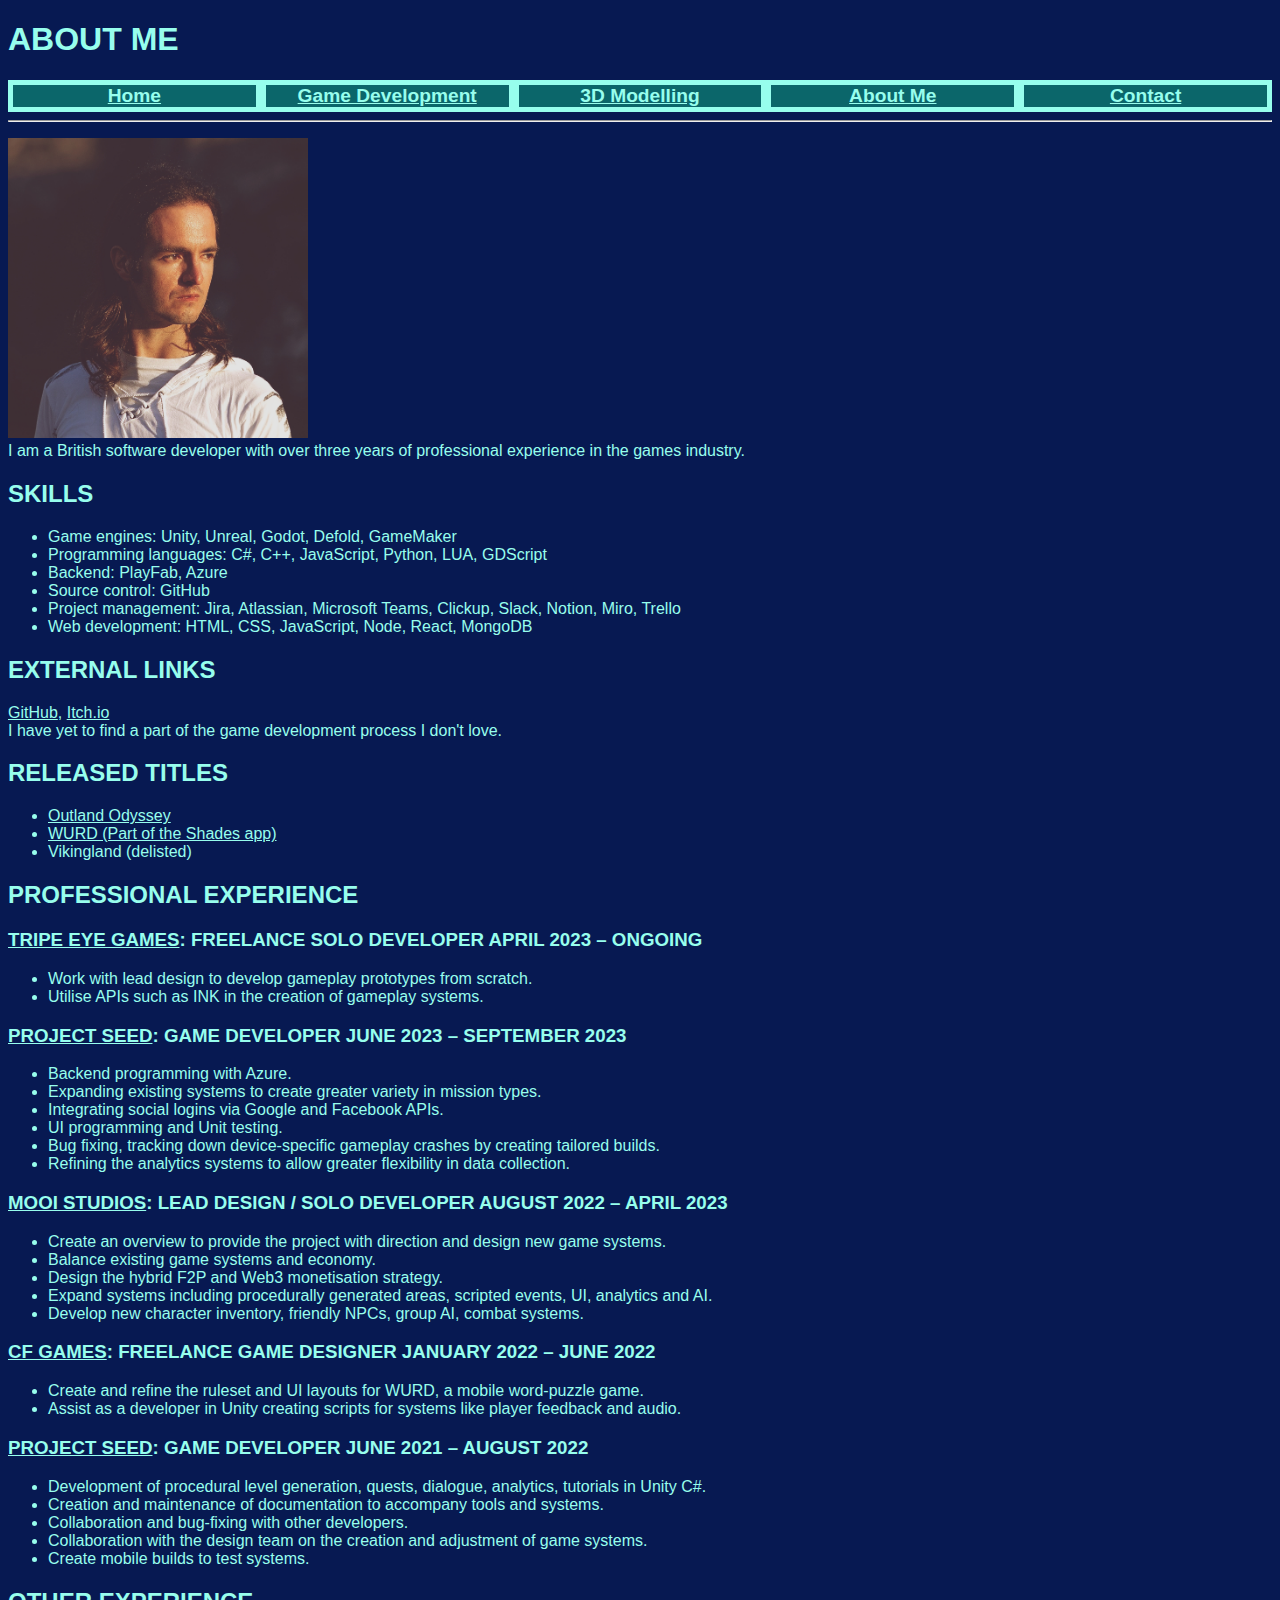
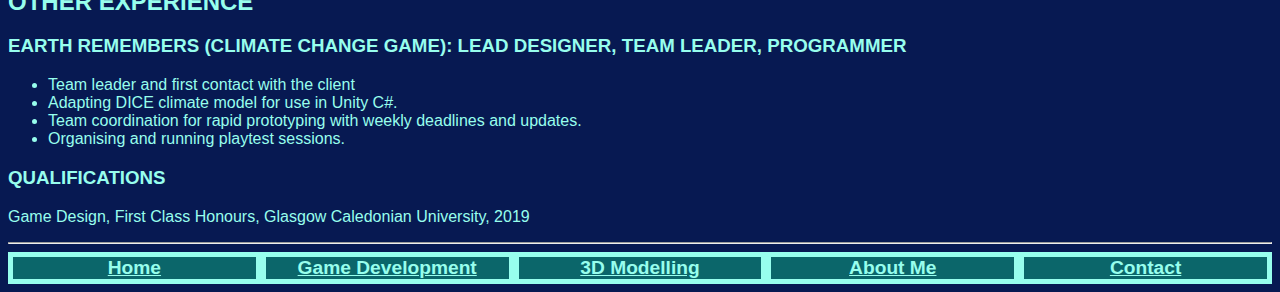
<file: pages/about.html>
<!DOCTYPE html>
<html lang="en">
<head>
  <meta charset="UTF-8">
  <meta name="viewport" content="width=device-width, initial-scale=1.0">
  <title>About Alasdair</title>
  <link rel="stylesheet" href="../style.css">
</head>
<body>
  <h1>About Me</h1>
  <div class ="navigationContainer">
      <div class="contents"><a href="../index.html">Home</a></div>
      <div class="contents"><a href="./portfolio.html">Game Development</a></div>
      <div class="contents" ><a href="./3DModelling.html">3D Modelling</a></div>
      <div class="contents"><a href="./about.html">About Me</a></div>
      <div class="contents"><a href="./contact.html">Contact</a></div>
  </div>
  <hr/>
  
<p>
  <img src="../assets/images/AlasdairReavey.jpg" alt="A photo of Alasdair Reavey." width="300"/>
  <br/>I am a British software developer with over three years of professional experience in the games industry.
</p>
  <h2>Skills</h2>
  <ul>
    <li>Game engines: Unity, Unreal, Godot, Defold, GameMaker</li>
    <li>Programming languages: C#, C++, JavaScript, Python, LUA, GDScript</li>
    <li>Backend: PlayFab, Azure</li>
    <li>Source control: GitHub</li>
    <li>Project management: Jira, Atlassian, Microsoft Teams, Clickup, Slack, Notion, Miro, Trello</li>
    <li>Web development: HTML, CSS, JavaScript, Node, React, MongoDB</li>
  </ul>

  <h2>External Links</h2>
  <a href="https://github.com/Ayrlyn/">GitHub</a>, <a href="https://reign.itch.io/">Itch.io</a>
  <br>I have yet to find a part of the game development process I don't love. 

  <h2>Released Titles</h2>
  <ul>
    <li><a href="https://play.google.com/store/apps/details?id=com.PTBenihPermainanInternasional.OutlandOdyssey&hl=en&gl=US">Outland Odyssey</a></li>
    <li><a href="https://play.google.com/store/apps/details?id=com.stackone.infospec.shades.client&hl=en&gl=US">WURD (Part of the Shades app)</a></li>
    <li>Vikingland (delisted)</li>
  </ul>

  <h2>Professional Experience</h2>

  <h3><a href="https://www.tripleeyegames.com/">Tripe Eye Games</a>: Freelance Solo Developer April 2023 – Ongoing</h3>
  <p>
    <ul>
      <li>Work with lead design to develop gameplay prototypes from scratch.</li>
      <li>Utilise APIs such as INK in the creation of gameplay systems.</li>
    </ul>
  </p>

  <h3><a href="https://outlandodyssey.com/">Project Seed</a>: Game Developer June 2023 – September 2023</h3>
  <p>
    <ul>
      <li>Backend programming with Azure.</li>
      <li>Expanding existing systems to create greater variety in mission types.</li>
      <li>Integrating social logins via Google and Facebook APIs.</li>
      <li>UI programming and Unit testing.</li>
      <li>Bug fixing, tracking down device-specific gameplay crashes by creating tailored builds.</li>
      <li>Refining the analytics systems to allow greater flexibility in data collection.</li>
    </ul>
  </p>

  <h3><a href="https://mooistudios.com/">Mooi Studios</a>: Lead Design / Solo Developer August 2022 – April 2023</h3>
  <p>
    <ul>
      <li>Create an overview to provide the project with direction and design new game systems.</li>
      <li>Balance existing game systems and economy.</li>
      <li>Design the hybrid F2P and Web3 monetisation strategy.</li>
      <li>Expand systems including procedurally generated areas, scripted events, UI, analytics and AI.</li>
      <li>Develop new character inventory, friendly NPCs, group AI, combat systems.</li>
    </ul>
  </p>

  <h3><a href="https://shades.news/">CF Games</a>: Freelance Game Designer January 2022 – June 2022</h3>
  <p>
    <ul>
      <li>Create and refine the ruleset and UI layouts for WURD, a mobile word-puzzle game.</li>
      <li>Assist as a developer in Unity creating scripts for systems like player feedback and audio.</li>
    </ul>
  </p>

  <h3><a href="https://outlandodyssey.com/">Project Seed</a>: Game Developer June 2021 – August 2022</h3>
  <p>
    <ul>
      <li>Development of procedural level generation, quests, dialogue, analytics, tutorials in Unity C#.</li>
      <li>Creation and maintenance of documentation to accompany tools and systems.</li>
      <li>Collaboration and bug-fixing with other developers.</li>
      <li>Collaboration with the design team on the creation and adjustment of game systems.</li>
      <li>Create mobile builds to test systems.</li>
    </ul>
  </p>

  <h2>Other Experience</h2>
  <h3>Earth Remembers (Climate Change Game): Lead designer, team leader, programmer</h3>
  <p>
    <ul>
      <li>Team leader and first contact with the client</li>
      <li>Adapting DICE climate model for use in Unity C#.</li>
      <li>Team coordination for rapid prototyping with weekly deadlines and updates.</li>
      <li>Organising and running playtest sessions.</li>
    </ul>
  </p>

  <h3>Qualifications</h3>
  <p>
    Game Design, First Class Honours, Glasgow Caledonian University, 2019
  </p>

 <hr/> 
 <div class ="navigationContainer">
     <div class="contents"><a href="../index.html">Home</a></div>
     <div class="contents"><a href="./portfolio.html">Game Development</a></div>
     <div class="contents" ><a href="./3DModelling.html">3D Modelling</a></div>
     <div class="contents"><a href="./about.html">About Me</a></div>
     <div class="contents"><a href="./contact.html">Contact</a></div>
 </div>
</body>
</html>
</file>
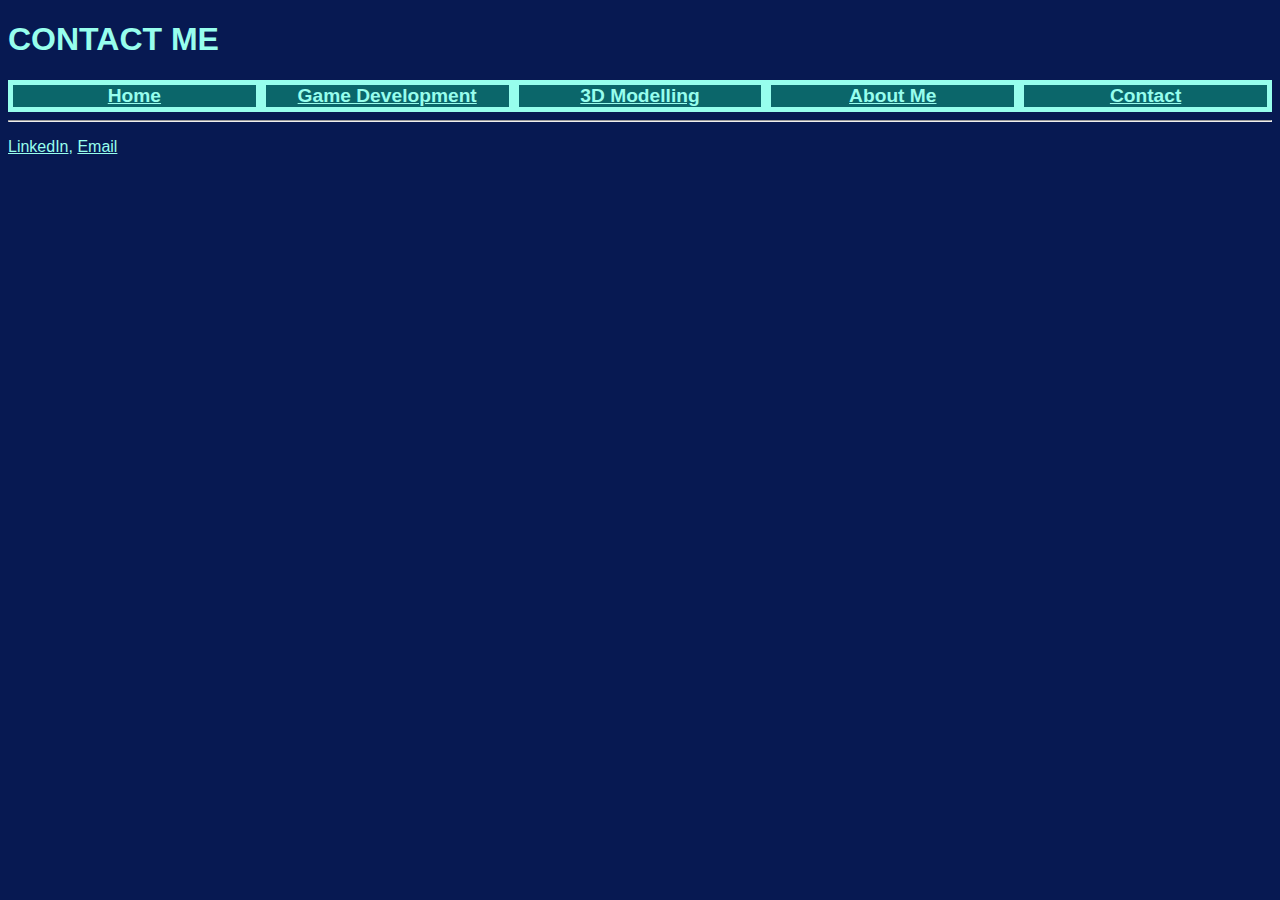
<file: pages/contact.html>
<!DOCTYPE html>
<html lang="en">
  <head>
    <meta charset="UTF-8" />
    <meta name="viewport" content="width=device-width, initial-scale=1.0" />
    <title>Contact Alasdair</title>
    <link rel="stylesheet" href="../style.css" />
  </head>
  <body>
    <h1>Contact Me</h1>
    <div class ="navigationContainer">
        <div class="contents"><a href="../index.html">Home</a></div>
        <div class="contents"><a href="./portfolio.html">Game Development</a></div>
        <div class="contents" ><a href="./3DModelling.html">3D Modelling</a></div>
        <div class="contents"><a href="./about.html">About Me</a></div>
        <div class="contents"><a href="./contact.html">Contact</a></div>
    </div>
    <hr />
    <p>
      <a href="https://www.linkedin.com/in/alasdair-reavey-77b369119/"
        >LinkedIn</a
      >,
      <a href="mailto:alasdairreavey@gmail.com">Email</a>
    </p>
  </body>
</html>
</file>
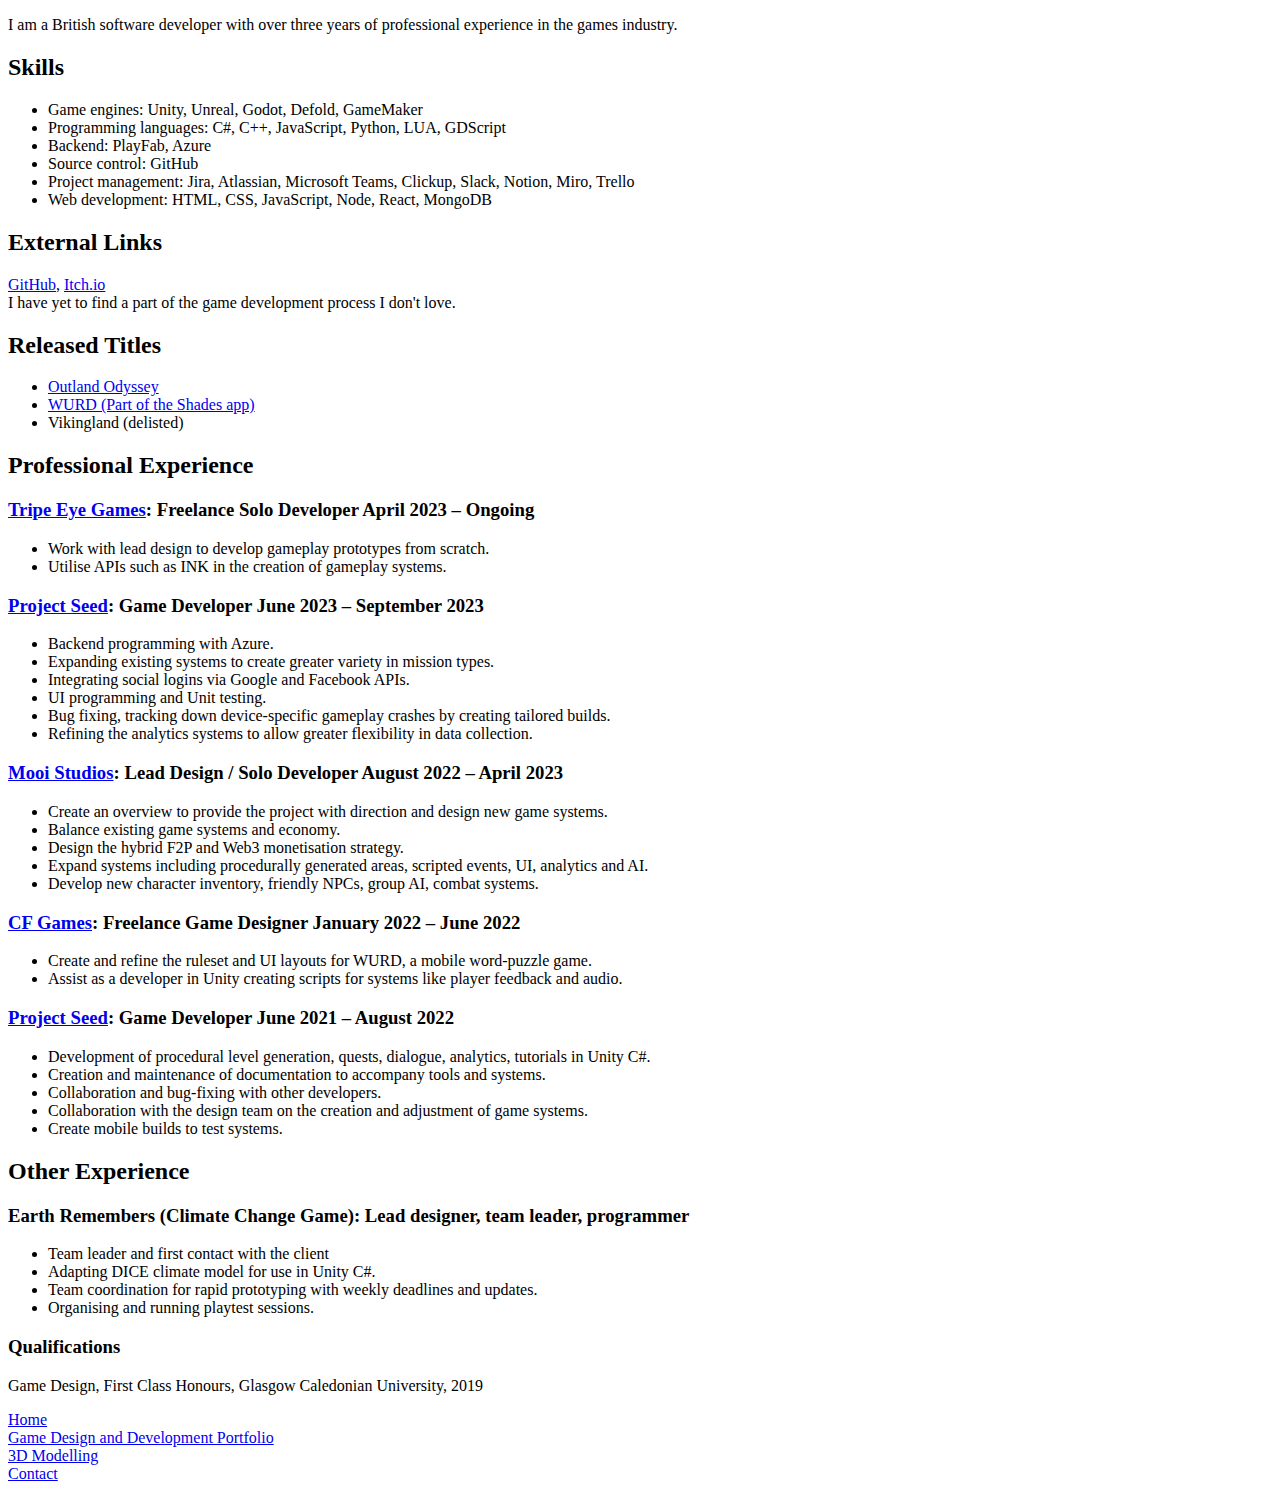
<file: public/about.html>
<!DOCTYPE html>
<html lang="en">
<head>
  <meta charset="UTF-8">
  <meta name="viewport" content="width=device-width, initial-scale=1.0">
  <title>About Alasdair</title>
</head>
<body>
<p>
  I am a British software developer with over three years of professional experience in the games industry.
</p>
  <h2>Skills</h2>
  <ul>
    <li>Game engines: Unity, Unreal, Godot, Defold, GameMaker</li>
    <li>Programming languages: C#, C++, JavaScript, Python, LUA, GDScript</li>
    <li>Backend: PlayFab, Azure</li>
    <li>Source control: GitHub</li>
    <li>Project management: Jira, Atlassian, Microsoft Teams, Clickup, Slack, Notion, Miro, Trello</li>
    <li>Web development: HTML, CSS, JavaScript, Node, React, MongoDB</li>
  </ul>

  <h2>External Links</h2>
  <a href="https://github.com/Ayrlyn/">GitHub</a>, <a href="https://reign.itch.io/">Itch.io</a>
  <br>I have yet to find a part of the game development process I don't love. 

  <h2>Released Titles</h2>
  <ul>
    <li><a href="https://play.google.com/store/apps/details?id=com.PTBenihPermainanInternasional.OutlandOdyssey&hl=en&gl=US">Outland Odyssey</a></li>
    <li><a href="https://play.google.com/store/apps/details?id=com.stackone.infospec.shades.client&hl=en&gl=US">WURD (Part of the Shades app)</a></li>
    <li>Vikingland (delisted)</li>
  </ul>

  <h2>Professional Experience</h2>

  <h3><a href="https://www.tripleeyegames.com/">Tripe Eye Games</a>: Freelance Solo Developer April 2023 – Ongoing</h3>
  <p>
    <ul>
      <li>Work with lead design to develop gameplay prototypes from scratch.</li>
      <li>Utilise APIs such as INK in the creation of gameplay systems.</li>
    </ul>
  </p>

  <h3><a href="https://outlandodyssey.com/">Project Seed</a>: Game Developer June 2023 – September 2023</h3>
  <p>
    <ul>
      <li>Backend programming with Azure.</li>
      <li>Expanding existing systems to create greater variety in mission types.</li>
      <li>Integrating social logins via Google and Facebook APIs.</li>
      <li>UI programming and Unit testing.</li>
      <li>Bug fixing, tracking down device-specific gameplay crashes by creating tailored builds.</li>
      <li>Refining the analytics systems to allow greater flexibility in data collection.</li>
    </ul>
  </p>

  <h3><a href="https://mooistudios.com/">Mooi Studios</a>: Lead Design / Solo Developer August 2022 – April 2023</h3>
  <p>
    <ul>
      <li>Create an overview to provide the project with direction and design new game systems.</li>
      <li>Balance existing game systems and economy.</li>
      <li>Design the hybrid F2P and Web3 monetisation strategy.</li>
      <li>Expand systems including procedurally generated areas, scripted events, UI, analytics and AI.</li>
      <li>Develop new character inventory, friendly NPCs, group AI, combat systems.</li>
    </ul>
  </p>

  <h3><a href="https://shades.news/">CF Games</a>: Freelance Game Designer January 2022 – June 2022</h3>
  <p>
    <ul>
      <li>Create and refine the ruleset and UI layouts for WURD, a mobile word-puzzle game.</li>
      <li>Assist as a developer in Unity creating scripts for systems like player feedback and audio.</li>
    </ul>
  </p>

  <h3><a href="https://outlandodyssey.com/">Project Seed</a>: Game Developer June 2021 – August 2022</h3>
  <p>
    <ul>
      <li>Development of procedural level generation, quests, dialogue, analytics, tutorials in Unity C#.</li>
      <li>Creation and maintenance of documentation to accompany tools and systems.</li>
      <li>Collaboration and bug-fixing with other developers.</li>
      <li>Collaboration with the design team on the creation and adjustment of game systems.</li>
      <li>Create mobile builds to test systems.</li>
    </ul>
  </p>

  <h2>Other Experience</h2>
  <h3>Earth Remembers (Climate Change Game): Lead designer, team leader, programmer</h3>
  <p>
    <ul>
      <li>Team leader and first contact with the client</li>
      <li>Adapting DICE climate model for use in Unity C#.</li>
      <li>Team coordination for rapid prototyping with weekly deadlines and updates.</li>
      <li>Organising and running playtest sessions.</li>
    </ul>
  </p>

  <h3>Qualifications</h3>
  <p>
    Game Design, First Class Honours, Glasgow Caledonian University, 2019
  </p>

  <a href="../index.html">Home</a>
  <br/><a href="./portfolio.html">Game Design and Development Portfolio</a>
  <br/><a href="./3DModelling.html">3D Modelling</a>
  <br/><a href="./contact.html">Contact</a>
</body>
</html>
</file>
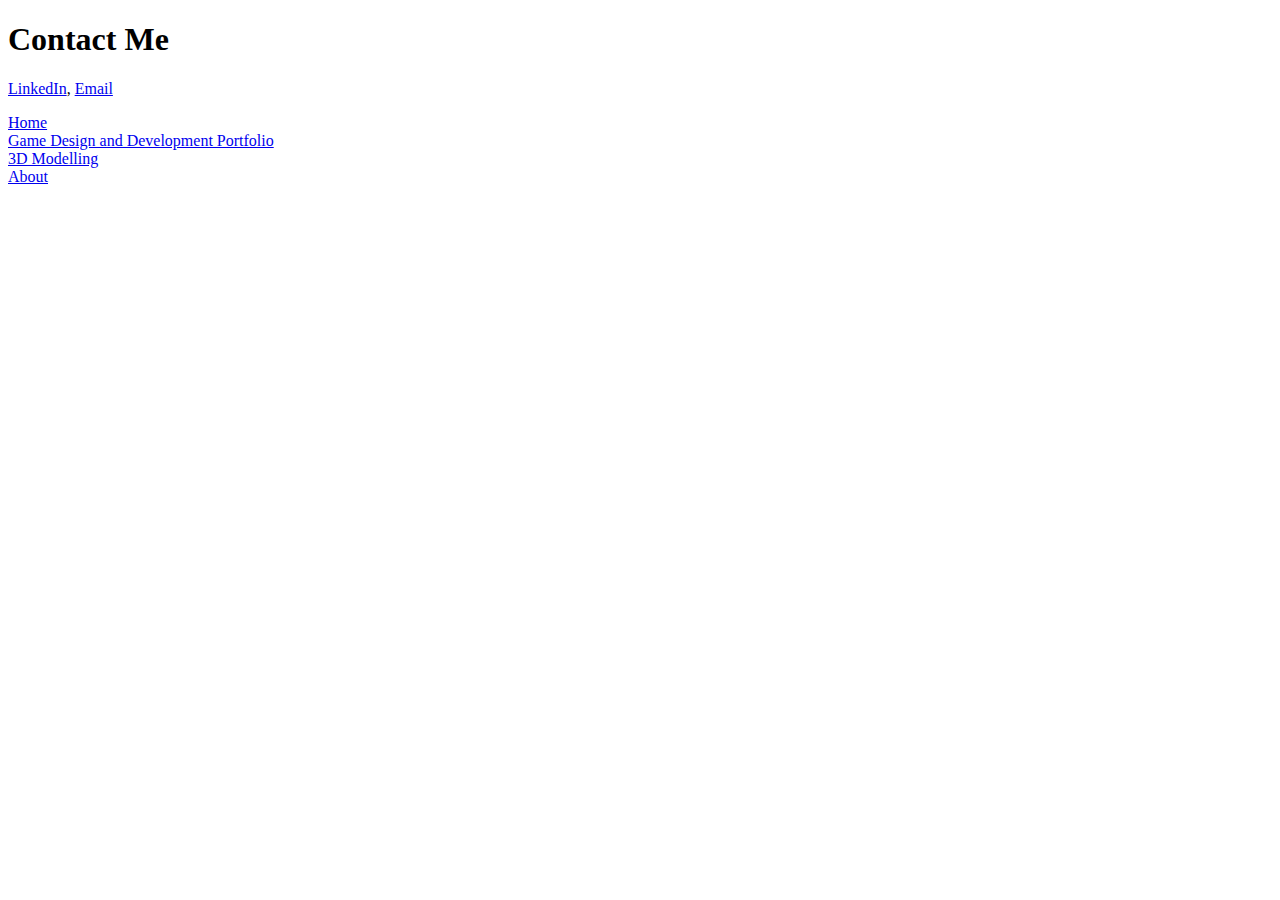
<file: public/contact.html>
<!DOCTYPE html>
<html lang="en">
<head>
  <meta charset="UTF-8">
  <meta name="viewport" content="width=device-width, initial-scale=1.0">
  <title>Contact Alasdair</title>
</head>
<body>
  <h1>Contact Me</h1>
  <p>
    <a href="https://www.linkedin.com/in/alasdair-reavey-77b369119/">LinkedIn</a>, 
    <a href="mailto:alasdairreavey@gmail.com">Email</a>
  </p>
  
  <a href="../index.html">Home</a>
  <br/><a href="./portfolio.html">Game Design and Development Portfolio</a>
  <br/><a href="./3DModelling.html">3D Modelling</a>
  <br/><a href="./about.html">About</a>
</body>
</html>
</file>
<file: style.css>
/*
071952
0B666A
35A29F
97FEED
*/

ol {
  margin-left: -40px;
  margin-top: -20px;
  list-style-position: inside;
}

body {
  background-color: #071952;
}

h1, h2, h3, h4, h5, h6{
  color:#97FEED;
  font-family: 'Hind',sans-serif;
  text-transform: uppercase;
}

html, body, div, span, applet, object, iframe, h1, h2, h3, h4, h5, h6, p, blockquote, pre, a, abbr, acronym, address, big, cite, code, del, dfn, em, font, ins, kbd, q, s, samp, small, strike, strong, sub, sup, tt, var, dl, dt, dd, ol, ul, li, fieldset, form, label, legend, table, caption, tbody, tfoot, thead, tr, th, td{
  font-family: 'Hind',sans-serif;
  font-style: inherit;
  color:#97FEED;
}

.contents {
  width: 100%;
  font-weight: bolder;
  font-size: larger;
  text-align: center;
  border: 5px solid #97FEED;
  background-color: #0B666A;
  display: flex;
  justify-content: center;
  align-items: center;
}

.ImageContainerOneColumn {
  display: grid;
  grid-template-columns: 100%;
  align-items: center;
}

.ImageContainerTwoColumns {
  display: grid;
  @media only screen and (max-width: 720px) {
    grid-template-columns: 100%;
  }
  @media only screen and (min-width: 720px) {
    grid-template-columns: 50% 50%;
  }
  align-items: center;
}

.ImageContainerThreeColumns {
  display: grid;
  @media only screen and (max-width: 720px) {
    grid-template-columns: 100%;
  }
  @media only screen and (min-width: 720) and (max-width: 800px) {
    grid-template-columns: 50% 50%;
  }
  @media only screen and (min-width: 800px) {
    grid-template-columns: 33% 33% 33%;
  }
  align-items: center;
}

.ImageContainerFourColumns {
  display: grid;
  @media only screen and (max-width: 720px) {
    grid-template-columns: 100%;
  }
  @media only screen and (min-width: 720px) and (max-width: 800px) {
    grid-template-columns: 50% 50%;
  }
  @media only screen and (min-width: 800px) and (max-width: 1280px) {
    grid-template-columns: 33% 33% 33%;
  }
  @media only screen and (min-width: 1280px) {
    grid-template-columns: 25% 25% 25% 25%;
  }
  align-items: center;
}

.image {
  margin-left: 5px;
}

.imageMaxOneColumn {
  border-radius: 8px;
  width: 45vw;
}

.imageMaxTwoColumns {
  border-radius: 8px;
  @media only screen and (max-width: 720px) {
    width: 90vw;
  }
  @media only screen and (min-width: 720px) {
    width: 45vw;
  }
}

.imageMaxThreeColumns {
  border-radius: 8px;
  @media only screen and (max-width: 720px) {
    width: 90vw;
  }
  @media only screen and (min-width: 720px) and (max-width: 800px) {
    width: 45vw;
  }
  @media only screen and (min-width: 800px) {
    width: 30vw;
  }
}

.imageMaxFourColumns {
  @media only screen and (max-width: 720px) {
    width: 90vw;
  }
  @media only screen and (min-width: 721px) and (max-width: 800px) {
    width: 45vw;
  }
  @media only screen and (min-width: 801px) and (max-width: 1280px) {
    width: 30vw;
  }
  @media only screen and (min-width: 1280px) {
    width: 23vw;
  }
  border-radius: 8px;
}

.navigationContainer {
  display: flex;
}
</file>
